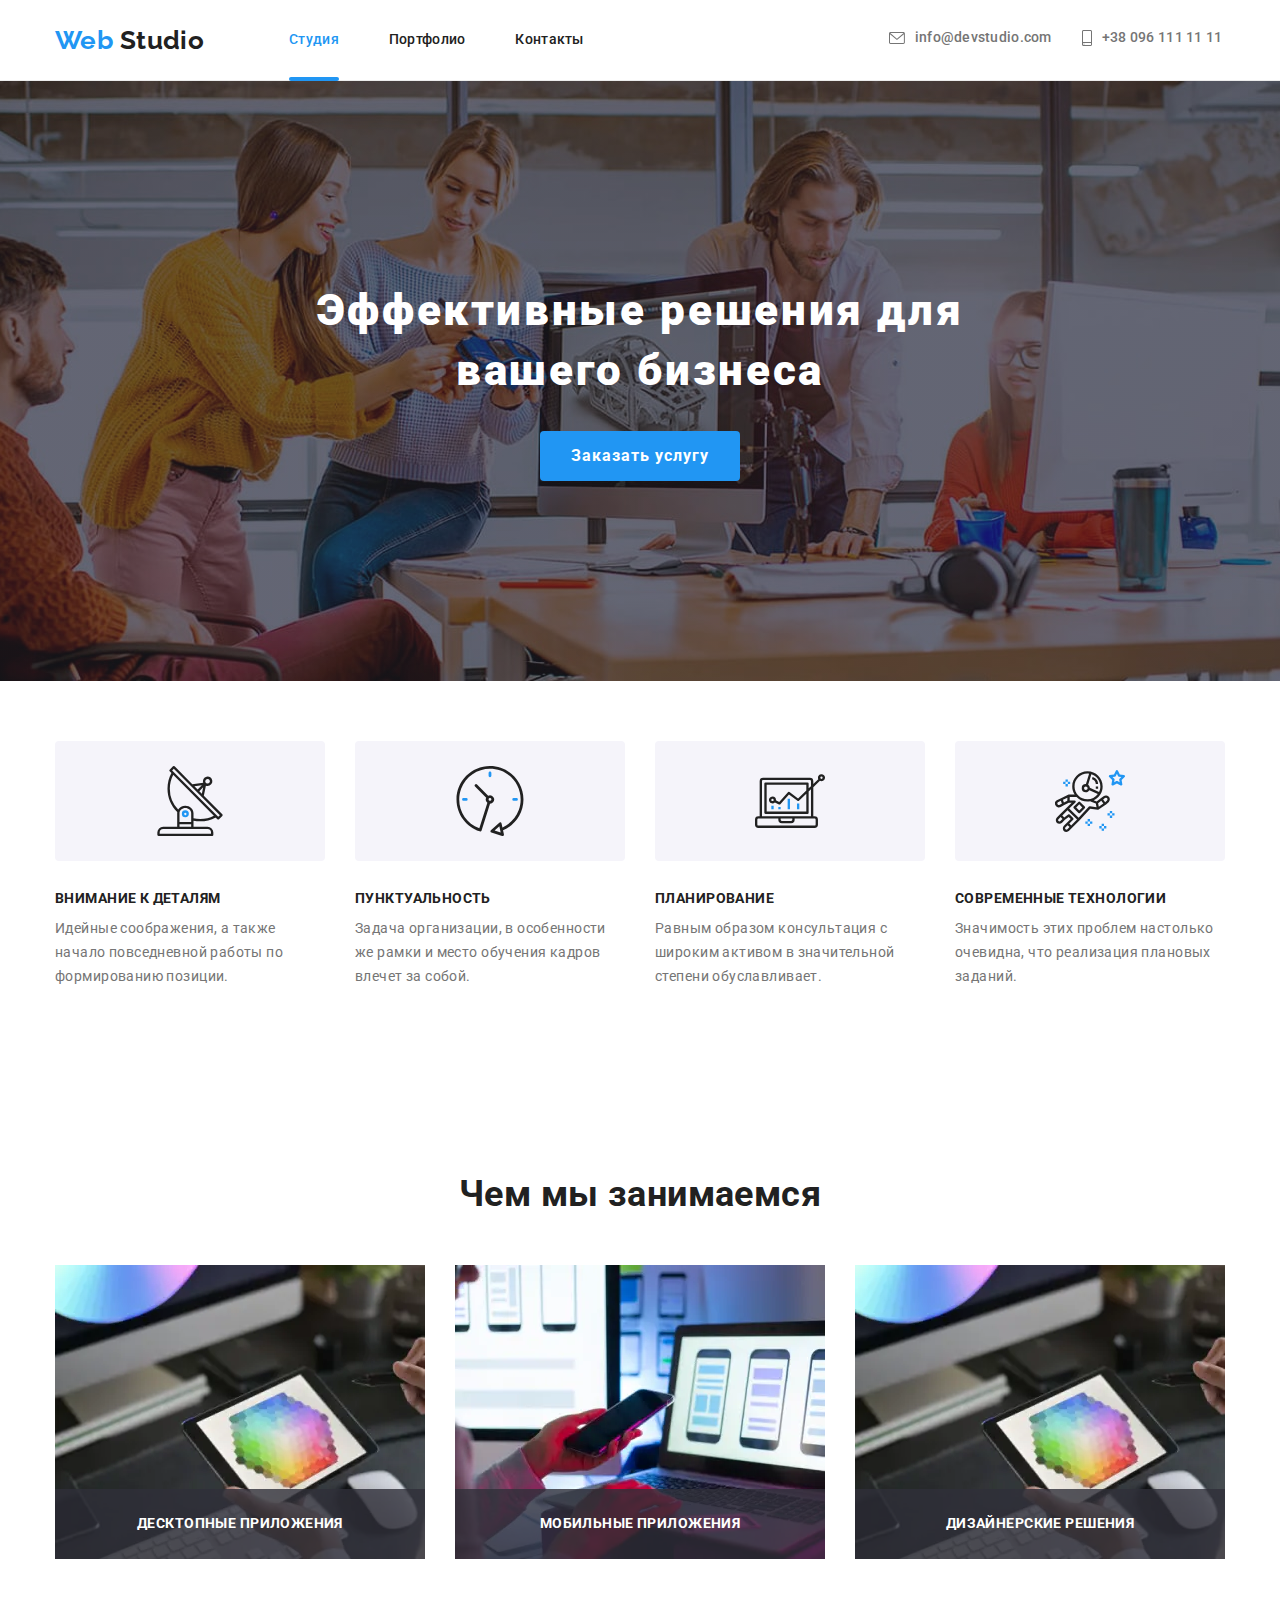
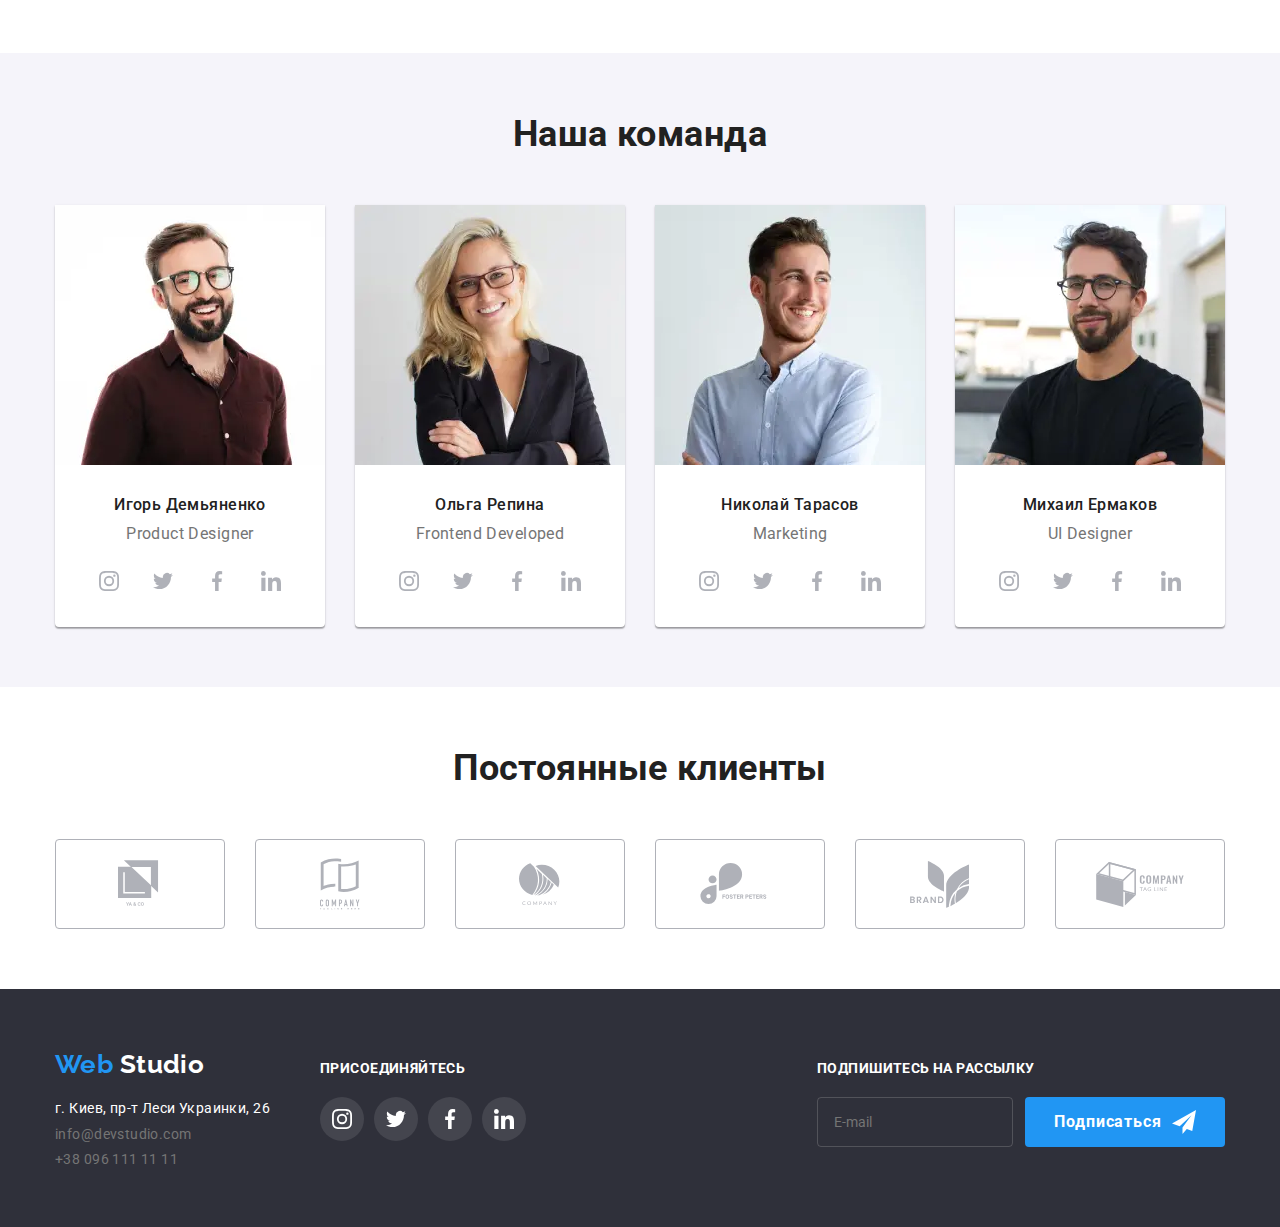
<file: index.html>
<!DOCTYPE html>
<html lang="ru">

<head>
  <meta charset="UTF-8">
  <meta name="viewport" content="width=device-width, initial-scale=1.0">
  <title>Студия</title>
  <link href="https://fonts.googleapis.com/css2?family=Raleway:wght@700&family=Roboto:wght@400;500;700;900&display=swap" rel="stylesheet">
  <link rel="stylesheet" href="https://cdnjs.cloudflare.com/ajax/libs/modern-normalize/0.7.0/modern-normalize.min.css">
  <link rel="stylesheet" href="./css/main.min.css">
  <script src="https://ajax.googleapis.com/ajax/libs/jquery/3.5.1/jquery.min.js"></script>
  <script src="./js/active-script.js"></script>
</head>

<body>
  <!-- Шапка сайта  -->
  <header class="page-header">

    <nav>
      <div class="container main-menu">
        <a href="./index.html" title="Logo" class="logo" lang="en"><span class="logo-color">Web</span> Studio</a>
        <button type="button" class="menu-button" data-menu-button>
          <svg width="40" height="40">
            <use width="18.67" height="18.67" class="icon-burger-close" href="./images/sprite.svg#icon-close"></use>
            <use width="24" height="16" class="icon-burger" href="./images/sprite.svg#icon-menu"></use>
            </svg>
        </button>
        <div class="menu-burger" data-menu>
        <ul class="menu-list">
          <li class="items"><a href="./index.html" class="menu-list-link">Студия</a></li>
          <li class="items"><a href="./portfolio.html" class="menu-list-link">Портфолио</a></li>
          <li class="items"><a href="./" class="menu-list-link">Контакты</a></li>
        </ul>

        <ul class="contact">
          <li class="items">
            <a href="mailto:info@devstudio.com" class="contact-link" lang="en">
              <svg class="icon-envelope">
                <use href="./images/sprite.svg#icon-envelope"></use>
              </svg> <span>info@devstudio.com</span></a>
          </li>
          <li class="items">
            <a href="tel:+380961111111" class="contact-link">
              <svg class="icon-smartphone">
                <use href="./images/sprite.svg#icon-smartphone"></use>
              </svg> <span>+38 096 111 11 11</span></a>
          </li>

        </ul>
      </div>
      </div>

    </nav>
    <div class="header-line"></div>
  </header>
  <!-- Уникальный контент -->
  <main>
    <!-- Герой -->

    <section class="hero">
      <div class="hero-wrap">
        <h1 class="hero-title">
        Эффективные решения для вашего бизнеса
    </h1>

        <button type="button" class="button" data-modal-open>Заказать услугу</button>
      </div>
    </section>

    <section class="feature">
      <div class="container">
        <h2 class="reset-h indent visually-hidden">Особенности</h2>
        <ul class="feature-list">
          <li class="feature-list-items">
            <div class="feature-icon-items">
              <svg width="70" height="70">
                <use href="./images/sprite.svg#icon-antenna"></use>
              </svg>
            </div>

            <p class="feature-desc">Внимание к деталям</p>

            <p class="feature-text"> Идейные соображения, а также начало повседневной работы по формированию позиции.
            </p>
          </li>
          <li class="feature-list-items">
            <div class="feature-icon-items">
              <svg width="70" height="70">
                <use href="./images/sprite.svg#icon-clock"></use>
              </svg>
            </div>
            <p class="feature-desc">Пунктуальность</p>
            <p class="feature-text">
              Задача организации, в особенности же рамки и место обучения кадров влечет за собой.
            </p>
          </li>
          <li class="feature-list-items">
            <div class="feature-icon-items">
              <svg width="70" height="70">
                <use href="./images/sprite.svg#icon-diagram"></use>
              </svg>
            </div>
            <p class="feature-desc">Планирование</p>
            <p class="feature-text"> Равным образом консультация с широким активом в значительной степени обуславливает.
            </p>
          </li>
          <li class="feature-list-items">
            <div class="feature-icon-items">
              <svg width="70" height="70">
                <use href="./images/sprite.svg#icon-astronaut"></use>
              </svg>
            </div>
            <p class="feature-desc">Современные технологии</p>
            <p class="feature-text">Значимость этих проблем настолько очевидна, что реализация плановых заданий.
            </p>
          </li>
        </ul>
      </div>
    </section>

    <section class="box">
      <div class="container">
        <h2 class="indent">Чем мы занимаемся</h2>
        <ul class="box-list">
          <li class="box-list-items">
            <div class="items-box-1">

<picture>
  <source media="(min-width:1200px )" srcset="./images/desktop-box-1.webp 1x, ./images/desktop-box-1@2x.webp 2x" type="image/webp">
    <source media="(min-width:1200px )" srcset="./images/desktop-box-1.jpg 1x, ./images/desktop-box-1@2x.jpg 2x" >
            <img src="./images/desktop-box-1.jpg" alt="Десктопные приложения" >
          </picture>
            <div class="items-box-2">
            <p class="items-box-2_title">Десктопные приложения</p>
          </div>
        </div>
        </li>
            <li class="box-list-items">
              <div class="items-box-1">
                <picture>
                  <source media="(min-width:1200px )" srcset="./images/desktop-box-2.webp 1x, ./images/desktop-box-2@2x.webp 2x" type="image/webp">
                    <source media="(min-width:1200px )" srcset="./images/desktop-box-2.jpg 1x, ./images/desktop-box-2@2x.jpg 2x" >
                            <img src="./images/desktop-box-2.jpg" alt="Мобильные приложения" >
                          </picture>
              <div class="items-box-2">
             <p class="items-box-2_title">Мобильные приложения</p>
            </div>
            </div>
            </li>
              <li class="box-list-items">
                <div class="items-box-1">
                  <picture>
                    <source media="(min-width:1200px )" srcset="./images/desktop-box-3.webp 1x, ./images/desktop-box-3@2x.webp 2x" type="image/webp">
                      <source media="(min-width:1200px )" srcset="./images/desktop-box-3.jpg 1x, ./images/desktop-box-3@2x.jpg 2x" >
                              <img src="./images/desktop-box-3.jpg" alt="Дизайнерские решения" >
                            </picture>
                <div class="items-box-2">
               <p class="items-box-2_title">Дизайнерские решения</p>
              </div>
             </div>
               </li>
        </ul>
      </div>
    </section>

    <section class="team">
      <div class="container">
        <h2 class="indent">Наша команда</h2>
        <ul class="team-list">
          <li class="team-style">
            <div>
              <picture>
                <source media="(min-width:1200px )" srcset="./images/desktop-teamcard-1.webp 1x, ./images/desktop-teamcard-1@2x.webp 2x" type="image/webp">
                <source media="(min-width:1200px )" srcset="./images/desktop-teamcard-1.jpg 1x, ./images/desktop-teamcard-1@2x.jpg 2x" >
                  <source media="(min-width:768px )" srcset="./images/tablet-teamcard-1.webp 1x, ./images/tablet-teamcard-1@2x.webp 2x" type="image/webp">
                    <source media="(min-width:768px )" srcset="./images/tablet-teamcard-1.jpg 1x, ./images/tablet-teamcard-1@2x.jpg 2x" >
                      <source media="(min-width:350px )" srcset="./images/mobile-teamcard-1.webp 1x, ./images/mobile-teamcard-1@2x.webp 2x" type="image/webp">
                        <source media="(min-width:350px )" srcset="./images/mobile-teamcard-1.jpg 1x, ./images/mobile-teamcard-1@2x.jpg 2x" >   
              <img src="./images/mobile-teamcard-1.jpg" alt="Игорь Демьяненко" >
              </picture>
            </div>
            <!-- Сделал div с помощью css можно будет легко задать стили, еще был вариант сделать список в списке.-->
            <div>
              <h3 class="team-title">Игорь Демьяненко</h3>
              <p class="team-text" lang="en">Product Designer</p>
            </div>
            <ul class="team-icon">
              <li class="items">
                <a href="" class="team-icon-link">
                  <svg width="20" height="20">
                    <use href="./images/sprite.svg#icon-instagram"></use>
                  </svg>
                </a>
              </li>
              <li class="items">
                <a href="" class="team-icon-link">
                  <svg width="20" height="20">
                    <use href="./images/sprite.svg#icon-twitter"></use>
                  </svg>
                </a>
              </li>
              <li class="items">
                <a href="" class="team-icon-link">
                  <svg width="20" height="20">
                    <use href="./images/sprite.svg#icon-facebook"></use>
                  </svg>
                </a>
              </li>
              <li class="items">
                <a href="" class="team-icon-link">
                  <svg width="20" height="20">
                    <use href="./images/sprite.svg#icon-linkedin"></use>
                  </svg>
                </a>
              </li>
            </ul>
          </li>
          <li class="team-style">
            <div>
              <picture>
                <source media="(min-width:1200px )" srcset="./images/desktop-teamcard-2.webp 1x, ./images/desktop-teamcard-2@2x.webp 2x" type="image/webp">
                <source media="(min-width:1200px )" srcset="./images/desktop-teamcard-2.jpg 1x, ./images/desktop-teamcard-2@2x.jpg 2x" >
                  <source media="(min-width:768px )" srcset="./images/tablet-teamcard-2.webp 1x, ./images/tablet-teamcard-2@2x.webp 2x" type="image/webp">
                    <source media="(min-width:768px )" srcset="./images/tablet-teamcard-2.jpg 1x, ./images/tablet-teamcard-2@2x.jpg 2x" >
                      <source media="(min-width:350px )" srcset="./images/mobile-teamcard-2.webp 1x, ./images/mobile-teamcard-2@2x.webp 2x" type="image/webp">
                        <source media="(min-width:350px )" srcset="./images/mobile-teamcard-2.jpg 1x, ./images/mobile-teamcard-2@2x.jpg 2x" >   
              <img src="./images/mobile-teamcard-2.jpg" alt="Ольга Репина">
              </picture>
            </div>

            <div>
              <h3 class="team-title">Ольга Репина</h3>
              <p class="team-text" lang="en">Frontend Developed</p>
            </div>
            <ul class="team-icon">
              <li class="items">
                <a href="" class="team-icon-link">
                  <svg width="20" height="20">
                    <use href="./images/sprite.svg#icon-instagram"></use>
                  </svg>
                </a>
              </li>
              <li class="items">
                <a href="" class="team-icon-link">
                  <svg width="20" height="20">
                    <use href="./images/sprite.svg#icon-twitter"></use>
                  </svg>
                </a>
              </li>
              <li class="items">
                <a href="" class="team-icon-link">
                  <svg width="20" height="20">
                    <use href="./images/sprite.svg#icon-facebook"></use>
                  </svg>
                </a>
              </li>
              <li class="items">
                <a href="" class="team-icon-link">
                  <svg width="20" height="20">
                    <use href="./images/sprite.svg#icon-linkedin"></use>
                  </svg>
                </a>
              </li>
            </ul>
          </li>
          <li class="team-style">
            <div>
              <picture>
                <source media="(min-width:1200px )" srcset="./images/desktop-teamcard-3.webp 1x, ./images/desktop-teamcard-3@2x.webp 2x" type="image/webp">
                <source media="(min-width:1200px )" srcset="./images/desktop-teamcard-3.jpg 1x, ./images/desktop-teamcard-3@2x.jpg 2x" >
                  <source media="(min-width:768px )" srcset="./images/tablet-teamcard-3.webp 1x, ./images/tablet-teamcard-3@2x.webp 2x" type="image/webp">
                    <source media="(min-width:768px )" srcset="./images/tablet-teamcard-3.jpg 1x, ./images/tablet-teamcard-3@2x.jpg 2x" >
                      <source media="(min-width:350px )" srcset="./images/mobile-teamcard-3.webp 1x, ./images/mobile-teamcard-3@2x.webp 2x" type="image/webp">
                        <source media="(min-width:350px )" srcset="./images/mobile-teamcard-3.jpg 1x, ./images/mobile-teamcard-3@2x.jpg 2x" >  
              <img src="./images/mobile-teamcard-3.jpg" alt="Николай Тарасов">
              </picture>
            </div>

            <div>
              <h3 class="team-title">Николай Тарасов</h3>
              <p class="team-text" lang="en">Marketing</p>
            </div>
            <ul class="team-icon">
              <li class="items">
                <a href="" class="team-icon-link">
                  <svg width="20" height="20">
                    <use href="./images/sprite.svg#icon-instagram"></use>
                  </svg>
                </a>
              </li>
              <li class="items">
                <a href="" class="team-icon-link">
                  <svg width="20" height="20">
                    <use href="./images/sprite.svg#icon-twitter"></use>
                  </svg>
                </a>
              </li>
              <li class="items">
                <a href="" class="team-icon-link">
                  <svg width="20" height="20">
                    <use href="./images/sprite.svg#icon-facebook"></use>
                  </svg>
                </a>
              </li>
              <li class="items">
                <a href="" class="team-icon-link">
                  <svg width="20" height="20">
                    <use href="./images/sprite.svg#icon-linkedin"></use>
                  </svg>
                </a>
              </li>
            </ul>
          </li>
          <li class="team-style">
            <div>
              <picture>
                <source media="(min-width:1200px )" srcset="./images/desktop-teamcard-4.webp 1x, ./images/desktop-teamcard-4@2x.webp 2x" type="image/webp">
                <source media="(min-width:1200px )" srcset="./images/desktop-teamcard-4.jpg 1x, ./images/desktop-teamcard-4@2x.jpg 2x" >
                  <source media="(min-width:768px )" srcset="./images/tablet-teamcard-4.webp 1x, ./images/tablet-teamcard-4@2x.webp 2x" type="image/webp">
                    <source media="(min-width:768px )" srcset="./images/tablet-teamcard-4.jpg 1x, ./images/tablet-teamcard-4@2x.jpg 2x" >
                      <source media="(min-width:350px )" srcset="./images/mobile-teamcard-4.webp 1x, ./images/mobile-teamcard-4@2x.webp 2x" type="image/webp">
                        <source media="(min-width:350px )" srcset="./images/mobile-teamcard-4.jpg 1x, ./images/mobile-teamcard-4@2x.jpg 2x" >  
              <img src="./images/mobile-teamcard-4.jpg" alt="Михаил Ермаков">
              </picture>
            </div>

            <div>
              <h3 class="team-title">Михаил Ермаков</h3>
              <p class="team-text" lang="en">UI Designer</p>
            </div>
            <ul class="team-icon">
              <li class="items">
                <a href="" class="team-icon-link">
                  <svg width="20" height="20">
                    <use href="./images/sprite.svg#icon-instagram"></use>
                  </svg>
                </a>
              </li>
              <li class="items">
                <a href="" class="team-icon-link">
                  <svg width="20" height="20">
                    <use href="./images/sprite.svg#icon-twitter"></use>
                  </svg>
                </a>
              </li>
              <li class="items">
                <a href="" class="team-icon-link">
                  <svg width="20" height="20">
                    <use href="./images/sprite.svg#icon-facebook"></use>
                  </svg>
                </a>
              </li>
              <li class="items">
                <a href="" class="team-icon-link">
                  <svg width="20" height="20">
                    <use href="./images/sprite.svg#icon-linkedin"></use>
                  </svg>
                </a>
              </li>
            </ul>
          </li>
        </ul>

      </div>
    </section>
    <section class="client">
      <div class="container">
        <h2 class="indent">Постоянные клиенты</h2>

        <ul class="client-list">
          <li class="items">
            <a href="" class="client-list-link">
              <svg width="44.27" height="49.23">
                <use href="./images/sprite.svg#icon-logo-1"></use>
              </svg>
            </a>
          </li>
          <li class="items">
            <a href="" class="client-list-link">
              <svg width="40" height="52">
                <use href="./images/sprite.svg#icon-logo-2"></use>
              </svg>
            </a>
          </li>
          <li class="items">
            <a href="" class="client-list-link">
              <svg width="41" height="42.6">
                <use href="./images/sprite.svg#icon-logo-3"></use>
              </svg>
            </a>
          </li>
          <li class="items">
            <a href="" class="client-list-link">
              <svg width="79.66" height="42.02">
                <use href="./images/sprite.svg#icon-logo-4"></use>
              </svg>
            </a>
          </li>
          <li class="items">
            <a href="" class="client-list-link">
              <svg width="59" height="47">
                <use href="./images/sprite.svg#icon-logo-5"></use>
              </svg>
            </a>
          </li>
          <li class="items">
            <a href="" class="client-list-link">
              <svg width="88.48" height="45.44">
                <use href="./images/sprite.svg#icon-logo-6"></use>
              </svg>
            </a>
          </li>
        </ul>
      </div>
    </section>
  </main>
  <footer class="footer-section">
    <div class="footer-container">
      <div class="footer-tablet">
        <div>
          <a href="./index.html" class="logo-footer" lang="en"><span class="logo-color">Web</span> Studio</a>
          <address>
  
          <ul class="reset-ul footer-list" class="">
              <li class="footer-contact-text">г. Киев, пр-т Леси Украинки, 26</li>
              <li class="footer-list-marg"><a href="mailto:info@devstudio.com" class="footer-contact-link" lang="en"> info@devstudio.com </a></li>
              <li class="footer-list-marg"><a href="tel:+380961111111" class="footer-contact-link"> +38 096 111 11 11 </a></li></ul>
      </address>
        </div>
        <div class="footer-social">
          <b class="footer-social-title">присоединяйтесь</b>
          <ul class="footer-social-list">
            <li class="items">
              <a href="" class="footer-social-link">
                <svg width="20" height="20">
                  <use href="./images/sprite.svg#icon-instagram"></use>
                </svg>
              </a>
            </li>
            <li class="items">
              <a href="" class="footer-social-link">
                <svg width="20" height="20">
                  <use href="./images/sprite.svg#icon-twitter"></use>
                </svg>
              </a>
            </li>
            <li class="items">
              <a href="" class="footer-social-link">
                <svg width="20" height="20">
                  <use href="./images/sprite.svg#icon-facebook"></use>
                </svg>
              </a>
            </li>
            <li class="items">
              <a href="" class="footer-social-link">
                <svg width="20" height="20">
                  <use href="./images/sprite.svg#icon-linkedin"></use>
                </svg>
              </a>
            </li>
          </ul>
        </div>
      </div>
      <div class="footer-form">
        <b class="footer-social-title">Подпишитесь на рассылку</b>
        <form action="" class="footer-form-action">
          <input type="email" name="mail" id="mail" placeholder="E-mail"> 
          <button type="submit" class="button">Подписаться<svg width="24" height="24" class="footer-botton_icon">
            <use href="./images/sprite.svg#icon-send"></use>
          </svg> </button>
        </form>
      </div>
    </div>

  </footer>
  <div class="pop-ups is-hidden" data-modal>
    
   <div class="backdrop">
    <div class="modal">
      <button type="button" class="close-modal" data-modal-close>
        <svg width="11" height="11">
          <use href="./images/sprite.svg#icon-close"></use>
        </svg>
      </button>
    <div class="modal-form">
    <p class="modal-form_title">Оставьте свои данные, мы вам перезвоним</p>
     <form action="" class="modal-form_action">
     <div class="modal-form_action-input">
      <label for="name">Имя</label>
      <div class="modal-form_icon">
      <input type="text" name="name" id="name">
        <svg width="18" height="18" class="modal-form_icon-input">
          <use href="./images/sprite.svg#icon-person-black"></use>
        </svg>
      </div>
     </div>
     <div class="modal-form_action-input"> 
       <label for="tel">Телефон</label>
     <div class="modal-form_icon">
      <input type="tel" name="tel" id="tel">
      <svg width="18" height="18" class="modal-form_icon-input" >
        <use href="./images/sprite.svg#icon-phone-black"></use>
      </svg>
     </div>
    </div>
      <div class="modal-form_action-input">
        <label for="email">Почта</label>
        <div class="modal-form_icon">
          <input type="email" name="email" id="email">
        <svg width="18" height="18" class="modal-form_icon-input">
          <use href="./images/sprite.svg#icon-email-black"></use>
        </svg>
        </div>
      </div>
      <div class="modal-form_action-input">
        <label for="comment">Комментарий</label>
        <textarea name="comment" id="comment" cols="30" rows="10" placeholder="Введите текст"></textarea>
      </div>
      
     <div class="modal-form_action-check">

       <input type="checkbox" name="check" id="check" class="modal-form_check visually-hidden">
      <label for="check" class="modal-form_check-label">Соглашаюсь с рассылкой и принимаю <a href="" class="modal-form_action-link">Условия договора</a></label>
      
      </div>
<div class="modal-form_button">
<button type="submit" class="button">Отправить</button>
</div>
      
     </form>
    </div>
    
  </div>
   </div>




  </div>
  <script src="./js/modal.js"></script>
  <script src="./js/menu-burger.js"></script>
</body>

</html>
</file>
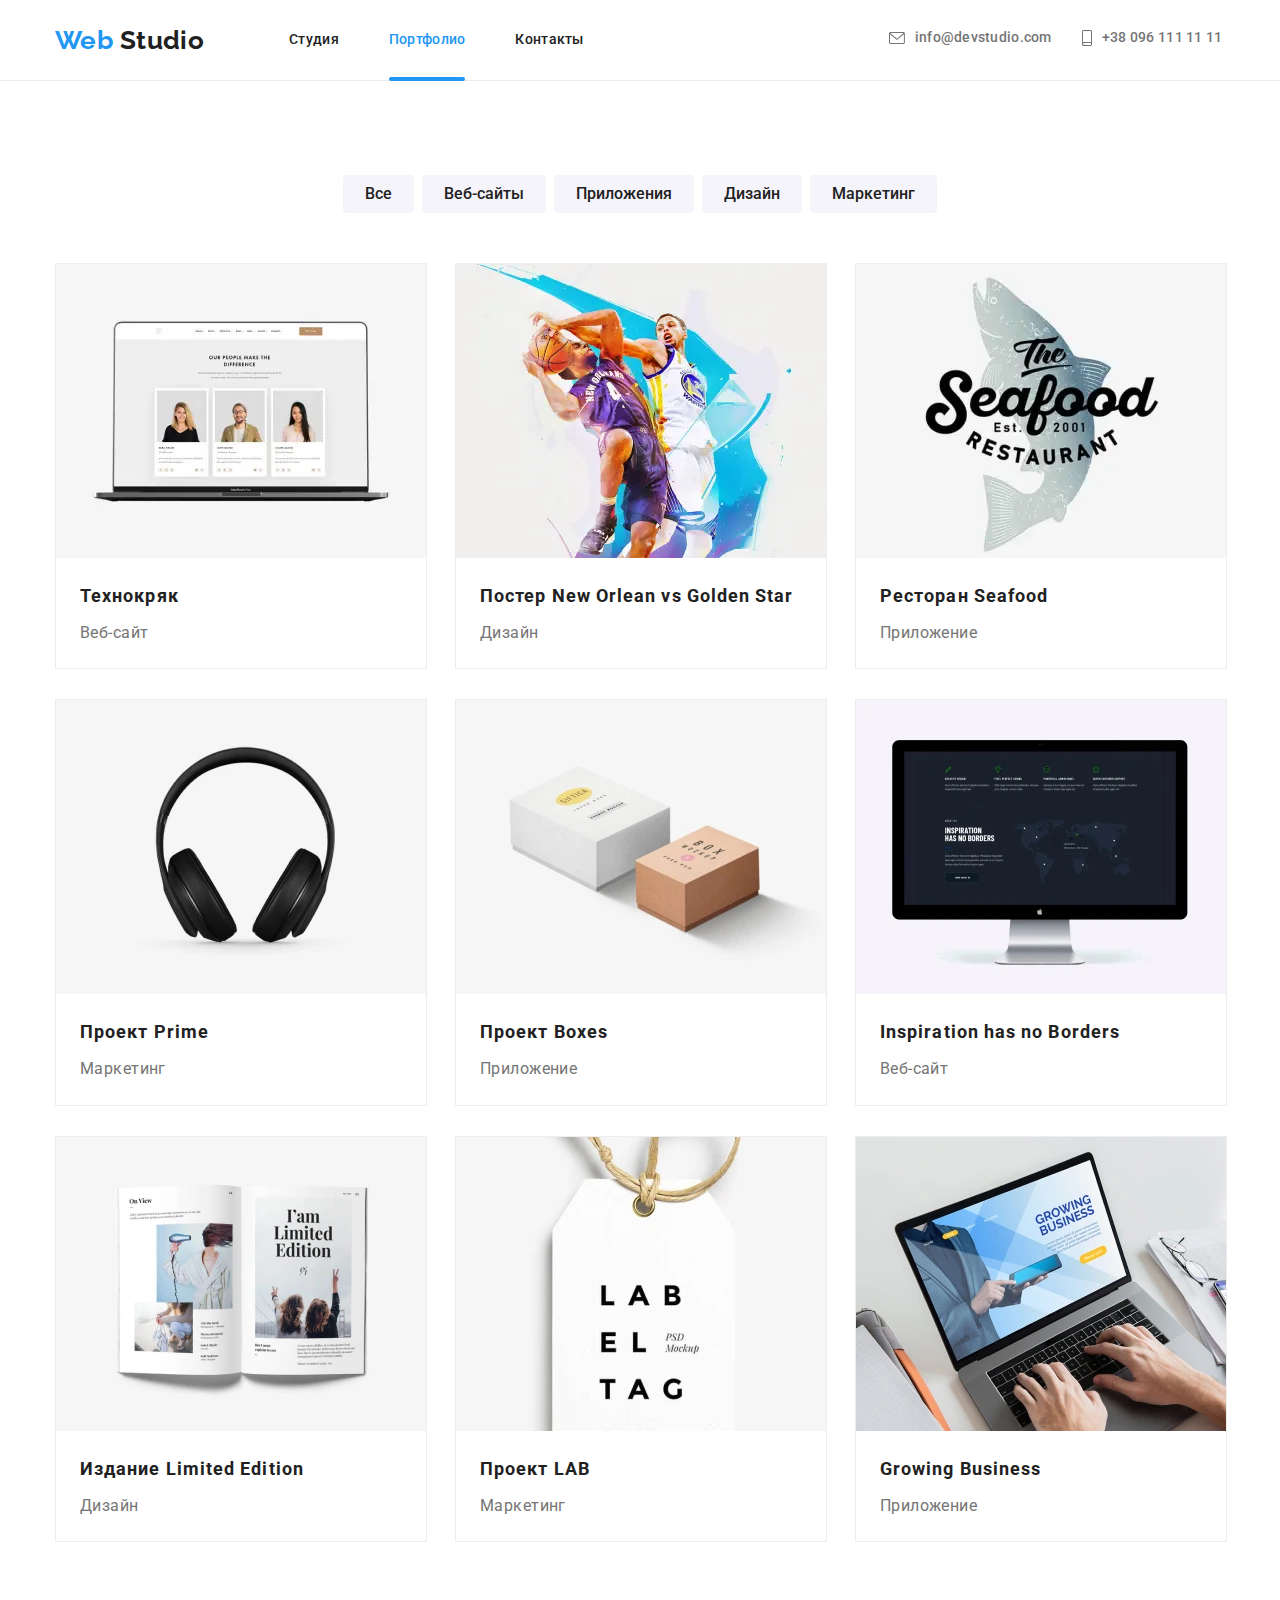
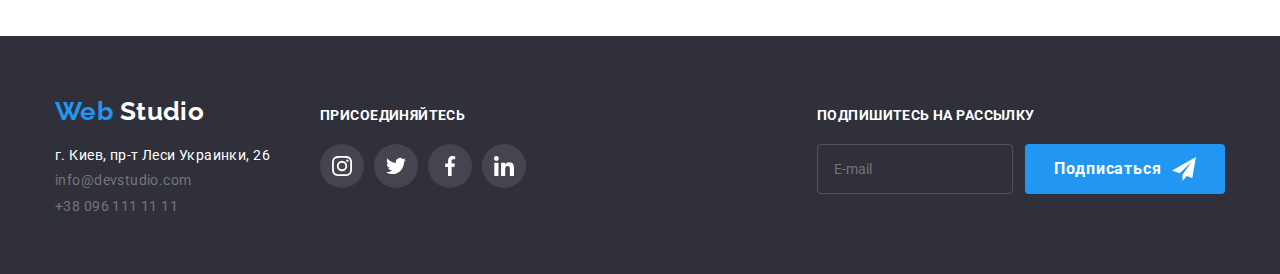
<file: portfolio.html>
<!DOCTYPE html>
<html lang="ru">

<head>
  <meta charset="UTF-8">
  <meta name="viewport" content="width=device-width, initial-scale=1.0">
  <title>Портфолио</title>
  <link href="https://fonts.googleapis.com/css2?family=Raleway:wght@700&family=Roboto:wght@400;500;700;900&display=swap" rel="stylesheet">
  <link rel="stylesheet" href="https://cdnjs.cloudflare.com/ajax/libs/modern-normalize/0.7.0/modern-normalize.min.css">
  <link rel="stylesheet" href="./css/portfolio.min.css">
  <script src="https://ajax.googleapis.com/ajax/libs/jquery/3.5.1/jquery.min.js"></script>
  <script src="./js/active-script.js"></script>
</head>

<body>
  <!-- Шапка сайта  -->
  <header class="page-header">

    <nav>
      <div class="container main-menu">
        <a href="./index.html" title="Logo" class="logo" lang="en"><span class="logo-color">Web</span> Studio</a>
        <button type="button" class="menu-button" data-menu-button>
          <svg width="40" height="40">
            <use width="18.67" height="18.67" class="icon-burger-close" href="./images/sprite.svg#icon-close"></use>
            <use width="24" height="16" class="icon-burger" href="./images/sprite.svg#icon-menu"></use>
            </svg>
        </button>
        <div class="menu-burger" data-menu>
        <ul class="menu-list">
          <li class="items"><a href="./index.html" class="menu-list-link">Студия</a></li>
          <li class="items"><a href="./portfolio.html" class="menu-list-link">Портфолио</a></li>
          <li class="items"><a href="./" class="menu-list-link">Контакты</a></li>
        </ul>

        <ul class="contact">
          <li class="items">
            <a href="mailto:info@devstudio.com" class="contact-link" lang="en">
              <svg class="icon-envelope">
                <use href="./images/sprite.svg#icon-envelope"></use>
              </svg> <span>info@devstudio.com</span></a>
          </li>
          <li class="items">
            <a href="tel:+380961111111" class="contact-link">
              <svg class="icon-smartphone">
                <use href="./images/sprite.svg#icon-smartphone"></use>
              </svg> <span>+38 096 111 11 11</span></a>
          </li>

        </ul>
        </div>
      </div>
    </nav>
  </header>

  <section class="portfolio">
    <div class="container">

      <!-- Придумал заголовок H1  -->
      <h1 class="portfolio-title visually-hidden">Наши работы</h1>

      <nav>

        <ul class="portfolio-menu-filter">
          <li class="items">
            <button type="button" class="portfolio-menu-button ">Все</button>
          </li>
          <li class="items">
            <button type="button" class="portfolio-menu-button ">Веб-сайты</button>
          </li>
          <li class="items">
            <button type="button" class="portfolio-menu-button ">Приложения</button>
          </li>
          <li class="items">
            <button type="button" class="portfolio-menu-button ">Дизайн</button>
          </li>
          <li class="items">
            <button type="button" class="portfolio-menu-button ">Маркетинг</button>
          </li>

        </ul>

      </nav>

      <div class="portfolio-project">

        <ul class="portfolio-project-list ">

          <li class="portfolio-project-items">
            <a href="" class="portfolio-project-items-link ">
<div class="portfolio-project-items_images">
  <picture>
    <source media="(min-width:1200px )" srcset="./images/desktop-tehno.webp 1x, ./images/desktop-tehno@2x.webp 2x" type="image/webp">
    <source media="(min-width:1200px )" srcset="./images/desktop-tehno.jpg 1x, ./images/desktop-tehno@2x.jpg 2x" >
      <source media="(min-width:768px )" srcset="./images/tablet-tehno.webp 1x, ./images/tablet-tehno@2x.webp 2x" type="image/webp">
        <source media="(min-width:768px )" srcset="./images/tablet-tehno.jpg 1x, ./images/tablet-tehno@2x.jpg 2x" >
          <source media="(min-width:350px )" srcset="./images/mobile-tehno.webp 1x, ./images/mobile-tehno@2x.webp 2x" type="image/webp">
            <source media="(min-width:350px )" srcset="./images/mobile-tehno.jpg 1x, ./images/mobile-tehno@2x.jpg 2x" >  
              <img src="./images/mobile-tehno.jpg" alt="Технокряк">
              </picture>
              <div class="portfolio-project-items_text">
                <p class="portfolio-project-desc">Технокряк это современная площадка распространения коронавируса. Компании используют эту платформу для цифрового шпионажа и атак на защищённые сервера конкурентов.</p>
               </div>
              </div>
              <div class="portfolio-project-block">
                <h3 class="portfolio-project-title">
                Технокряк
            </h3>
                <p class="portfolio-project-text">Веб-сайт</p>
               
              </div>

            </a>
          </li>
          <li class="portfolio-project-items">
            <!-- По макету я так понял, что при наведении на курсора на весь блок  -->
            <a href="" class="portfolio-project-items-link ">
              <div class="portfolio-project-items_images">
                <picture>
                  <source media="(min-width:1200px )" srcset="./images/desktop-poster.webp 1x, ./images/desktop-poster@2x.webp 2x" type="image/webp">
                  <source media="(min-width:1200px )" srcset="./images/desktop-poster.jpg 1x, ./images/desktop-poster@2x.jpg 2x" >
                    <source media="(min-width:768px )" srcset="./images/tablet-poster.webp 1x, ./images/tablet-poster@2x.webp 2x" type="image/webp">
                      <source media="(min-width:768px )" srcset="./images/tablet-poster.jpg 1x, ./images/tablet-poster@2x.jpg 2x" >
                        <source media="(min-width:350px )" srcset="./images/mobile-poster.webp 1x, ./images/mobile-poster@2x.webp 2x" type="image/webp">
                          <source media="(min-width:350px )" srcset="./images/mobile-poster.jpg 1x, ./images/mobile-poster@2x.jpg 2x" >  
              <img src="./images/mobile-poster.jpg" alt="Постер">
              </picture>
              <div class="portfolio-project-items_text">
                <p class="portfolio-project-desc">Технокряк это современная площадка распространения коронавируса. Компании используют эту платформу для цифрового шпионажа и атак на защищённые сервера конкурентов.</p>
               </div>
              </div>
              <div class="portfolio-project-block">
                <h3 class="portfolio-project-title">
            Постер New Orlean vs Golden Star
        </h3>
                <p class="portfolio-project-text">Дизайн</p>
               
              </div>
            </a>
          </li>
          <li class="portfolio-project-items">
            <a href="" class="portfolio-project-items-link ">
              <div class="portfolio-project-items_images">
                <picture>
                  <source media="(min-width:1200px )" srcset="./images/desktop-restoran.webp 1x, ./images/desktop-restoran@2x.webp 2x" type="image/webp">
                  <source media="(min-width:1200px )" srcset="./images/desktop-restoran.jpg 1x, ./images/desktop-restoran@2x.jpg 2x" >
                    <source media="(min-width:768px )" srcset="./images/tablet-restoran.webp 1x, ./images/tablet-restoran@2x.webp 2x" type="image/webp">
                      <source media="(min-width:768px )" srcset="./images/tablet-restoran.jpg 1x, ./images/tablet-restoran@2x.jpg 2x" >
                        <source media="(min-width:350px )" srcset="./images/mobile-restoran.webp 1x, ./images/mobile-restoran@2x.webp 2x" type="image/webp">
                          <source media="(min-width:350px )" srcset="./images/mobile-restoran.jpg 1x, ./images/mobile-restoran@2x.jpg 2x" >  
              <img src="./images/mobile-restoran.jpg" alt="Ресторан морепродукты">
              </picture>
              <div class="portfolio-project-items_text">
                <p class="portfolio-project-desc">Технокряк это современная площадка распространения коронавируса. Компании используют эту платформу для цифрового шпионажа и атак на защищённые сервера конкурентов.</p>
               </div>
              </div>
              <div class="portfolio-project-block">
                <h3 class="portfolio-project-title">
            Ресторан Seafood
        </h3>
                <p class="portfolio-project-text">Приложение</p>
                
              </div>
            </a>
          </li>

          <li class="portfolio-project-items">
            <a href="" class="portfolio-project-items-link ">
              <div class="portfolio-project-items_images">
                <picture>
                  <source media="(min-width:1200px )" srcset="./images/desktop-project-prime.webp 1x, ./images/desktop-project-prime@2x.webp 2x" type="image/webp">
                  <source media="(min-width:1200px )" srcset="./images/desktop-project-prime.jpg 1x, ./images/desktop-project-prime@2x.jpg 2x" >
                    <source media="(min-width:768px )" srcset="./images/tablet-project-prime.webp 1x, ./images/tablet-project-prime@2x.webp 2x" type="image/webp">
                      <source media="(min-width:768px )" srcset="./images/tablet-project-prime.jpg 1x, ./images/tablet-project-prime@2x.jpg 2x" >
                        <source media="(min-width:350px )" srcset="./images/mobile-project-prime.webp 1x, ./images/mobile-project-prime@2x.webp 2x" type="image/webp">
                          <source media="(min-width:350px )" srcset="./images/mobile-project-prime.jpg 1x, ./images/mobile-project-prime@2x.jpg 2x" >  
              <img src="./images/mobile-project-prime.jpg"  alt="Проект Прайм">
              </picture>
              <div class="portfolio-project-items_text">
                <p class="portfolio-project-desc">Технокряк это современная площадка распространения коронавируса. Компании используют эту платформу для цифрового шпионажа и атак на защищённые сервера конкурентов.</p>
               </div>
              </div>
              <div class="portfolio-project-block">
                <h3 class="portfolio-project-title">
                    Проект Prime
                </h3>
                <p class="portfolio-project-text">Маркетинг</p>
              
              </div>
            </a>
          </li>
          <li class="portfolio-project-items">

            <a href="" class="portfolio-project-items-link ">
              <div class="portfolio-project-items_images">
                <picture>
                  <source media="(min-width:1200px )" srcset="./images/desktop-project-box.webp 1x, ./images/desktop-project-box@2x.webp 2x" type="image/webp">
                  <source media="(min-width:1200px )" srcset="./images/desktop-project-box.jpg 1x, ./images/desktop-project-box@2x.jpg 2x" >
                    <source media="(min-width:768px )" srcset="./images/tablet-project-box.webp 1x, ./images/tablet-project-box@2x.webp 2x" type="image/webp">
                      <source media="(min-width:768px )" srcset="./images/tablet-project-box.jpg 1x, ./images/tablet-project-box@2x.jpg 2x" >
                        <source media="(min-width:350px )" srcset="./images/mobile-project-box.webp 1x, ./images/mobile-project-box@2x.webp 2x" type="image/webp">
                          <source media="(min-width:350px )" srcset="./images/mobile-project-box.jpg 1x, ./images/mobile-project-box@2x.jpg 2x" >  
              <img src="./images/mobile-project-box.jpg" alt="Проект ящики">
              </picture>
              <div class="portfolio-project-items_text">
                <p class="project-desc">Технокряк это современная площадка распространения коронавируса. Компании используют эту платформу для цифрового шпионажа и атак на защищённые сервера конкурентов.</p>
               </div>
              </div>
              <div class="portfolio-project-block">
                <h3 class="portfolio-project-title">
                    Проект Boxes
                </h3>
                <p class="portfolio-project-text">Приложение</p>
               
              </div>
            </a>
          </li>
          <li class="portfolio-project-items">

            <a href="" class="portfolio-project-items-link ">
              <div class="portfolio-project-items_images">
                <picture>
                  <source media="(min-width:1200px )" srcset="./images/desktop-inspiration.webp 1x, ./images/desktop-inspiration@2x.webp 2x" type="image/webp">
                  <source media="(min-width:1200px )" srcset="./images/desktop-inspiration.jpg 1x, ./images/desktop-inspiration@2x.jpg 2x" >
                    <source media="(min-width:768px )" srcset="./images/tablet-inspiration.webp 1x, ./images/tablet-inspiration@2x.webp 2x" type="image/webp">
                      <source media="(min-width:768px )" srcset="./images/tablet-inspiration.jpg 1x, ./images/tablet-inspiration@2x.jpg 2x" >
                        <source media="(min-width:350px )" srcset="./images/mobile-inspiration.webp 1x, ./images/mobile-inspiration@2x.webp 2x" type="image/webp">
                          <source media="(min-width:350px )" srcset="./images/mobile-inspiration.jpg 1x, ./images/mobile-inspiration@2x.jpg 2x" >  
              <img src="./images/mobile-inspiration.jpg"  alt="Стремление не имеет границ">
              </picture>
              <div class="portfolio-project-items_text">
                <p class="portfolio-project-desc">Технокряк это современная площадка распространения коронавируса. Компании используют эту платформу для цифрового шпионажа и атак на защищённые сервера конкурентов.</p>
               </div>
              </div>
              <div class="portfolio-project-block">
                <h3 class="portfolio-project-title" lang="en">
                    Inspiration has no Borders
                </h3>
                <p class="portfolio-project-text">Веб-сайт</p>
              
              </div>
            </a>
          </li>

          <li class="portfolio-project-items">
            <a href="" class="portfolio-project-items-link ">
              <div class="portfolio-project-items_images">
                <picture>
                  <source media="(min-width:1200px )" srcset="./images/desktop-izdanie.webp 1x, ./images/desktop-izdanie@2x.webp 2x" type="image/webp">
                  <source media="(min-width:1200px )" srcset="./images/desktop-izdanie.jpg 1x, ./images/desktop-izdanie@2x.jpg 2x" >
                    <source media="(min-width:768px )" srcset="./images/tablet-izdanie.webp 1x, ./images/tablet-izdanie@2x.webp 2x" type="image/webp">
                      <source media="(min-width:768px )" srcset="./images/tablet-izdanie.jpg 1x, ./images/tablet-izdanie@2x.jpg 2x" >
                        <source media="(min-width:350px )" srcset="./images/mobile-izdanie.webp 1x, ./images/mobile-izdanie@2x.webp 2x" type="image/webp">
                          <source media="(min-width:350px )" srcset="./images/mobile-izdanie.jpg 1x, ./images/mobile-izdanie@2x.jpg 2x" >  
              <img src="./images/mobile-izdanie.jpg" alt="Издание">
              </picture>
              <div class="portfolio-project-items_text">
                <p class="portfolio-project-desc">Технокряк это современная площадка распространения коронавируса. Компании используют эту платформу для цифрового шпионажа и атак на защищённые сервера конкурентов.</p>
               </div>
              </div>
              <div class="portfolio-project-block">
                <h3 class="portfolio-project-title" lang="en">
                    Издание Limited Edition
                </h3>
                <p class="portfolio-project-text">Дизайн</p>
               
              </div>
            </a>
          </li>
          <li class="portfolio-project-items">
            <a href="" class="portfolio-project-items-link ">
              <div class="portfolio-project-items_images">
                <picture>
                  <source media="(min-width:1200px )" srcset="./images/desktop-project-lab.webp 1x, ./images/desktop-project-lab@2x.webp 2x" type="image/webp">
                  <source media="(min-width:1200px )" srcset="./images/desktop-project-lab.jpg 1x, ./images/desktop-project-lab@2x.jpg 2x" >
                    <source media="(min-width:768px )" srcset="./images/tablet-project-lab.webp 1x, ./images/tablet-project-lab@2x.webp 2x" type="image/webp">
                      <source media="(min-width:768px )" srcset="./images/tablet-project-lab.jpg 1x, ./images/tablet-project-lab@2x.jpg 2x" >
                        <source media="(min-width:350px )" srcset="./images/mobile-project-lab.webp 1x, ./images/mobile-project-lab@2x.webp 2x" type="image/webp">
                          <source media="(min-width:350px )" srcset="./images/mobile-project-lab.jpg 1x, ./images/mobile-project-lab@2x.jpg 2x" >  
              <img src="./images/mobile-project-lab.jpg" alt="Проект лаб">
              </picture>
              <div class="portfolio-project-items_text">
                <p class="portfolio-project-desc">Технокряк это современная площадка распространения коронавируса. Компании используют эту платформу для цифрового шпионажа и атак на защищённые сервера конкурентов.</p>
               </div>
              </div>
              <div class="portfolio-project-block">
                <h3 class="portfolio-project-title">
                    Проект LAB
                </h3>
                <p class="portfolio-project-text">Маркетинг</p>
               
              </div>
            </a>
          </li>
          <li class="portfolio-project-items">
            <a href="" class="portfolio-project-items-link ">
              <div class="portfolio-project-items_images">
                <picture>
                  <source media="(min-width:1200px )" srcset="./images/desktop-growing.webp 1x, ./images/desktop-growing@2x.webp 2x" type="image/webp">
                  <source media="(min-width:1200px )" srcset="./images/desktop-growing.jpg 1x, ./images/desktop-growing@2x.jpg 2x" >
                    <source media="(min-width:768px )" srcset="./images/tablet-growing.webp 1x, ./images/tablet-growing@2x.webp 2x" type="image/webp">
                      <source media="(min-width:768px )" srcset="./images/tablet-growing.jpg 1x, ./images/tablet-growing@2x.jpg 2x" >
                        <source media="(min-width:350px )" srcset="./images/mobile-growing.webp 1x, ./images/mobile-growing@2x.webp 2x" type="image/webp">
                          <source media="(min-width:350px )" srcset="./images/mobile-growing.jpg 1x, ./images/mobile-growing@2x.jpg 2x" >  
              <img src="./images/mobile-growing.jpg"  alt="Растущий бизнес">
              </picture>
              <div class="portfolio-project-items_text">
                <p class="portfolio-project-desc">Технокряк это современная площадка распространения коронавируса. Компании используют эту платформу для цифрового шпионажа и атак на защищённые сервера конкурентов.</p>
               </div>
              </div>
              <div class="portfolio-project-block">
                <h3 class="portfolio-project-title" lang="en">
                    Growing Business
                </h3>
                <p class="portfolio-project-text">Приложение</p>
              
              </div>
            </a>
          </li>
        </ul>

      </div>
    </div>
  </section>
  <footer class="footer-section">
    <div class="footer-container">
      <div class="footer-tablet">
      <div>
        <a href="./index.html" class="logo-footer " lang="en"><span class="logo-color">Web</span> Studio</a>
        <address>

          <ul class="footer-list">
              <li class="footer-contact-text">г. Киев, пр-т Леси Украинки, 26</li>
              <li class="footer-list-marg"><a href="mailto:info@devstudio.com" class="footer-contact-link " lang="en"> info@devstudio.com </a></li>
              <li class="footer-list-marg"><a href="tel:+380961111111" class="footer-contact-link "> +38 096 111 11 11 </a></li></ul>
      </address>
      </div>
      <div class="footer-social">
        <b class="footer-social-title">присоединяйтесь</b>
        <ul class="footer-social-list">
          <li class="items">
            <a href="" class="footer-social-link ">
              <svg width="20" height="20">
                <use href="./images/sprite.svg#icon-instagram"></use>
              </svg>
            </a>
          </li>
          <li class="items">
            <a href="" class="footer-social-link ">
              <svg width="20" height="20">
                <use href="./images/sprite.svg#icon-twitter"></use>
              </svg>
            </a>
          </li>
          <li class="items">
            <a href="" class="footer-social-link ">
              <svg width="20" height="20">
                <use href="./images/sprite.svg#icon-facebook"></use>
              </svg>
            </a>
          </li>
          <li class="items">
            <a href="" class="footer-social-link ">
              <svg width="20" height="20">
                <use href="./images/sprite.svg#icon-linkedin"></use>
              </svg>
            </a>
          </li>
        </ul>
      </div>
      </div>
      <div class="footer-form">
        <b class="footer-social-title">Подпишитесь на рассылку</b>
        <form action="" class="footer-form-action">
          <input type="email" name="mail" id="mail" placeholder="E-mail"> 
          <button type="submit" class="button">Подписаться<svg width="24" height="24" class="footer-botton_icon">
            <use href="./images/sprite.svg#icon-send"></use>
          </svg> </button>
        </form>
      </div>
    </div>

  </footer>
  <script src="./js/menu-burger.js"></script>
</body>

</html>
</file>
<file: css/main.min.css>
*,::after,::before{margin:0;padding:0}img{display:block}address{font-style:normal}button{border:0}a{text-decoration:none}ul{list-style-type:none}input:focus{outline:none}textarea{outline:none}:focus{outline:none}body{font-family:"Roboto",sans-serif;color:#757575;background-color:#fff;font-size:14px;line-height:1.17;letter-spacing:0.03em}h2{color:#212121;font-weight:700;line-height:1.17;text-align:center}@media screen and (min-width: 480px){h2{font-size:28px}}@media screen and (min-width: 768px){h2{font-size:28px}}@media screen and (min-width: 1200px){h2{font-size:36px}}.page-header{border-bottom:1px solid #ECECEC;position:relative}.container{padding-left:15px;padding-right:15px;margin-left:auto;margin-right:auto}@media screen and (min-width: 480px){.container{width:480px}}@media screen and (min-width: 768px){.container{width:768px}}@media screen and (min-width: 1200px){.container{width:1200px}}.button{display:inline-block;min-width:200px;min-height:50px;margin:auto;border-radius:4px;color:#fff;background-color:#2196F3;font-weight:700;font-size:16px;line-height:1.9;letter-spacing:0.06em;transition:background-color 250ms cubic-bezier(0.4, 0, 0.2, 1)}.button:hover,.button:focus{background-color:#188CE8;cursor:pointer}@media screen and (max-width: 767px){.menu-button{width:40px;height:40px;display:inline-flex;border:none;background-color:transparent;margin-left:auto;padding:10px}.menu-button .icon-burger-close{display:none}.menu-button.is-open .icon-burger-close{display:block}.menu-button.is-open .icon-burger{display:none}}@media screen and (min-width: 768px){.menu-button{display:none}}.logo{color:#212121;font-family:"Raleway",sans-serif;font-weight:700;line-height:1.19}@media screen and (min-width: 480px){.logo{font-size:24px;line-height:1.17}}@media screen and (min-width: 480px) and (max-width: 767px){.logo{padding-top:16px;padding-bottom:16px}}@media screen and (min-width: 768px){.logo{font-size:24px;line-height:1.17}}@media screen and (min-width: 1200px){.logo{font-size:26px;line-height:1.19}}.logo-color{color:#2196F3}.main-menu{display:flex;align-items:center}.menu-list{font-weight:500;line-height:1.14;letter-spacing:0.02em}@media screen and (min-width: 480px){.menu-list{display:block}}@media screen and (max-width: 767px){.menu-list{margin-bottom:60px;font-size:18px;line-height:1.17}}@media screen and (min-width: 768px){.menu-list{display:flex;margin-left:85px}}@media screen and (min-width: 1200px){.menu-list{display:flex;margin-left:85px}}@media screen and (min-width: 768px){.menu-list .items:not(:last-child){margin-right:50px}}.menu-list-link{padding-left:0;display:block;color:#212121;transition:color 250ms cubic-bezier(0.4, 0, 0.2, 1)}@media screen and (max-width: 767px){.menu-list-link{padding-bottom:8px}}@media screen and (min-width: 768px){.menu-list-link{padding-top:32px;padding-bottom:32px}}@media screen and (min-width: 1200px){.menu-list-link{padding-top:32px;padding-bottom:32px}}.menu-list .items{position:relative}@media screen and (max-width: 767px){.menu-list .items:not(:first-child){margin-top:40px}}.menu-list-link:hover::after{content:'';display:inherit;background-color:#2196F3}.menu-list .active{color:#2196F3}@media screen and (max-width: 767px){.menu-list .active{display:inline-flex;border-bottom:2px solid #2196F3}}@media screen and (min-width: 768px){.menu-list .active::after{display:inherit;content:'';width:100%;height:4px;background-color:#2196F3;border-radius:2px;position:absolute;bottom:-1px;left:0}}.menu-list-link:hover,.menu-list-link:focus{color:#2196F3}@media screen and (max-width: 767px){.menu-burger{width:100%;position:absolute;top:100%;left:0;background-color:#ffffff;box-shadow:0px 4px 8px rgba(0,0,0,0.04),0px 2px 4px rgba(0,0,0,0.08),0px 1px 3px rgba(0,0,0,0.16);text-align:center;padding-top:60px;padding-bottom:60px;min-height:397px;display:none;display:none;z-index:999999}.menu-burger.is-open{display:block}}@media screen and (min-width: 768px){.menu-burger{display:flex;align-items:center}}.menu-button{cursor:pointer;fill:currentColor}.menu-button{transition:all 250ms cubic-bezier(0.4, 0, 0.2, 1)}.menu-button:hover,.menu-button:focus{fill:#2196F3}.menu-button.is-open{fill:currentColor}.menu-button.is-open:hover{fill:#2196F3}.contact{margin-left:auto;font-weight:500;font-size:14px;line-height:1.14;letter-spacing:0.02em}@media screen and (max-width: 767px){.contact{font-size:18px;line-height:1.17}}@media screen and (min-width: 480px){.contact{display:block}}@media screen and (min-width: 768px){.contact{display:block;margin-left:50px}}@media screen and (min-width: 1200px){.contact{display:flex;margin-left:305px}}@media screen and (max-width: 767px){.contact .items:not(:first-child){margin-top:16px}}@media screen and (min-width: 768px){.contact .items:not(:first-child){margin-left:0}}@media screen and (min-width: 1200px){.contact .items:not(:first-child){margin-left:30px}}.icon-smartphone{width:10px;height:16px;margin-right:10px}.icon-envelope{width:16px;height:12px;margin-right:10px}.contact-link{display:inline-flex;align-items:center;color:#757575;fill:#757575;transition:color 250ms cubic-bezier(0.4, 0, 0.2, 1),fill 250ms cubic-bezier(0.4, 0, 0.2, 1)}.contact-link:hover,.contact-link:focus{color:#2196F3;fill:#2196F3}.hero{margin-left:auto;margin-right:auto;background-color:black;background-repeat:no-repeat;background-position:center;background-size:cover;text-align:center;display:flex;max-width:767px;min-height:400px;background-image:linear-gradient(to right, rgba(47,48,58,0.4), rgba(47,48,58,0.4)),url(../images/hero-mobile.jpg)}@media screen and (min-device-pixel-ratio: 2), screen and (min-resolution: 192dpi), screen and (min-resolution: 2dppx){.hero{background-image:linear-gradient(to right, rgba(47,48,58,0.4), rgba(47,48,58,0.4)),url(../images/hero-mobile@2x.jpg)}}@media screen and (min-width: 768px){.hero{max-width:1999px;min-height:400px;background-image:linear-gradient(to right, rgba(47,48,58,0.4), rgba(47,48,58,0.4)),url(../images/hero-tablet.jpg)}}@media screen and (min-width: 768px) and (min-device-pixel-ratio: 2), screen and (min-width: 768px) and (min-resolution: 192dpi), screen and (min-width: 768px) and (min-resolution: 2dppx){.hero{background-image:linear-gradient(to right, rgba(47,48,58,0.4), rgba(47,48,58,0.4)),url(../images/hero-tablet@2x.jpg)}}@media screen and (min-width: 1200px){.hero{max-width:1600px;min-height:600px;background-image:linear-gradient(to right, rgba(47,48,58,0.4), rgba(47,48,58,0.4)),url(../images/hero-desktop.jpg)}}@media screen and (min-width: 1200px) and (min-device-pixel-ratio: 2), screen and (min-width: 1200px) and (min-resolution: 192dpi), screen and (min-width: 1200px) and (min-resolution: 2dppx){.hero{background-image:linear-gradient(to right, rgba(47,48,58,0.4), rgba(47,48,58,0.4)),url(../images/hero-desktop@2x.jpg)}}.hero-wrap{max-width:696px;margin:auto;padding:0 15px}.hero-title{margin-top:0;margin-bottom:30px;color:#ffffff;font-weight:900;font-size:44px;line-height:1.36;letter-spacing:0.06em}@media screen and (min-width: 480px) and (max-width: 1199px){.hero-title{font-size:26px;line-height:1.615}}.feature-desc{color:#212121;font-weight:700;line-height:1.14;text-transform:uppercase;margin-bottom:10px}@media screen and (min-width: 480px) and (max-width: 767px){.feature-desc{text-align:center}}.feature-text{line-height:1.714}@media screen and (min-width: 480px){.feature-list{display:block}}@media screen and (min-width: 768px){.feature-list{display:flex;flex-wrap:wrap}}@media screen and (min-width: 480px) and (max-width: 767px){.feature-list-items:not(:last-child){margin-bottom:30px}}@media screen and (min-width: 768px){.feature-list-items{width:calc((100% - 30px) / 2)}}@media screen and (min-width: 768px) and (max-width: 1199px){.feature-list-items:nth-child(2n){margin-left:30px}}@media screen and (min-width: 768px){.feature-list-items:not(:nth-last-child(-n+2)){margin-bottom:30px}}@media screen and (min-width: 1200px){.feature-list-items{width:calc((100% - 90px) / 4)}.feature-list-items:not(:first-child){margin-left:30px}}.feature{padding-top:94px}@media screen and (min-width: 480px){.feature{padding-top:60px;padding-bottom:60px}}.feature-icon-items{width:100%;height:120px;display:inline-flex;align-items:center;justify-content:center;background:#F5F4FA;border-radius:4px;margin-bottom:30px}.feature-title{color:#212121;font-weight:700;line-height:1.14}.box{padding-top:94px;padding-bottom:94px;text-align:center}@media screen and (max-width: 1199px){.box{display:none}}@media screen and (min-width: 480px){.box-list{display:block}}@media screen and (min-width: 768px){.box-list{display:flex;flex-wrap:wrap}}@media screen and (min-width: 1200px){.box-list{display:flex}}.box-list-items:not(:first-child){margin-left:30px}.items-box-1{position:relative}.items-box-2{position:absolute;width:100%;min-height:70px;background-color:rgba(47,48,58,0.8);bottom:0;display:flex;align-items:center;justify-content:center}.box-title{color:#ffffff;font-weight:700;line-height:1.14;text-transform:uppercase}.items-box-2_title{color:#ffffff;font-weight:700;text-transform:uppercase;line-height:1.14}.team-text{display:block;margin-top:10px;margin-bottom:16px;font-size:16px;line-height:1.19}.team{padding-top:94px;padding-bottom:94px;text-align:center;background-color:#F5F4FA}@media screen and (min-width: 480px){.team{padding-top:60px;padding-bottom:60px}}@media screen and (min-width: 480px){.team-list{display:block}}@media screen and (min-width: 768px){.team-list{display:flex;flex-wrap:wrap}}@media screen and (min-width: 1200px){.team-list{display:flex}}.team-icon{display:flex;justify-content:center;padding-bottom:24px}.team-style{width:100%;background-color:#fff;box-shadow:0px 1px 3px rgba(0,0,0,0.12),0px 1px 1px rgba(0,0,0,0.14),0px 2px 1px rgba(0,0,0,0.2);border-radius:0px 0px 4px 4px}@media screen and (max-width: 480px){.team-style{min-width:450px}}@media screen and (max-width: 767px){.team-style:not(:last-child){margin-bottom:60px}}@media screen and (min-width: 768px){.team-style{width:calc((100% - 30px)/2)}}@media screen and (min-width: 768px) and (max-width: 1199px){.team-style:nth-child(2n){margin-left:30px}}@media screen and (min-width: 768px) and (max-width: 1199px){.team-style:not(:nth-last-child(-n+2)){margin-bottom:30px}}@media screen and (min-width: 1200px){.team-style{width:calc((100% - 90px)/4)}.team-style:not(:first-child){margin-left:30px}}.team-icon-link{width:44px;height:44px;display:inline-flex;align-items:center;justify-content:center;fill:#afb1b8;border-radius:50%;transition:background-color 250ms cubic-bezier(0.4, 0, 0.2, 1),fill 250ms cubic-bezier(0.4, 0, 0.2, 1)}.team-icon-link:hover,.team-icon-link:focus{fill:#FFFFFF;background-color:#2196F3;border-radius:50%}.team-icon .items:not(:first-child){margin-left:10px}.team-title{display:block;margin-top:30px;color:#212121;font-weight:500;font-size:16px;line-height:1.19}.client{padding-top:94px;padding-bottom:94px}@media screen and (min-width: 480px){.client{padding-top:60px;padding-bottom:60px}}.client-list{display:flex;flex-wrap:wrap}@media screen and (min-width: 1200px){.client-list{flex-wrap:none}}@media screen and (max-width: 767px){.client-list .items{width:calc((100% - 30px) / 2)}}@media screen and (max-width: 767px) and (max-width: 767px){.client-list .items:nth-child(2n){margin-left:30px}}@media screen and (max-width: 767px) and (max-width: 767px){.client-list .items:not(:nth-last-child(-n+2)){margin-bottom:30px}}@media screen and (min-width: 768px){.client-list .items{width:calc((100% - 60px) / 3)}}@media screen and (min-width: 768px) and (max-width: 1199px){.client-list .items:not(:nth-child(3n)){margin-right:30px}}@media screen and (min-width: 768px) and (max-width: 1199px){.client-list .items:not(:nth-last-child(-n+3)){margin-bottom:30px}}@media screen and (min-width: 1200px){.client-list .items{width:calc((100% - 150px) / 6);margin-bottom:0}.client-list .items:not(:first-child){margin-left:30px}}.client-list-link{width:170px;height:90px;display:inline-flex;align-items:center;justify-content:center;border:1px solid #AFB1B8;border-radius:4px;fill:#afb1b8;transition:border-color 250ms cubic-bezier(0.4, 0, 0.2, 1),fill 250ms cubic-bezier(0.4, 0, 0.2, 1)}@media screen and (min-width: 480px){.client-list-link{width:100%}}.client-list-link:hover,.client-list-link:focus{fill:#2196F3;border-color:#2196F3}.footer-container{justify-content:space-between;align-items:baseline;margin-left:auto;margin-right:auto;padding-left:15px;padding-right:15px;padding-top:60px;padding-bottom:60px}@media screen and (max-width: 1199px){.footer-container{display:block;text-align:center}}@media screen and (min-width: 768px){.footer-container{width:768px}}@media screen and (min-width: 1200px){.footer-container{width:1200px;display:flex}}.footer-section{background-color:#2F303A}.footer-social-list{display:flex;justify-content:center}.footer-social-list .items:not(:first-child){margin-left:10px}.footer-contact-text{color:#ffffff;line-height:1.17}.footer-form-action .button{display:inline-flex;justify-content:center;align-items:center;margin-left:12px;transition:all 250ms cubic-bezier(0.4, 0, 0.2, 1)}@media screen and (max-width: 1199px){.footer-form-action .button{margin-top:20px}}.footer-form-action .button:hover,.footer-form-action .button:focus{background-color:#188CE8}@media screen and (min-width: 1200px){.footer-form-action{display:flex}}.footer-form-action input{min-height:50px;border:1px solid rgba(165,165,165,0.3);border-radius:4px;background:transparent;padding-left:16px;color:#fff}@media screen and (max-width: 1199px){.footer-form-action input{max-width:450px;width:100%;display:block;margin:auto}}.footer-botton_icon{margin-left:10px;fill:#ffffff}.footer-contact-link{display:inline-flex;align-items:center;color:#757575;fill:#757575;transition:color 250ms cubic-bezier(0.4, 0, 0.2, 1),fill 250ms cubic-bezier(0.4, 0, 0.2, 1)}.footer-contact-link:hover,.footer-contact-link:focus{color:#2196F3;fill:#2196F3}@media screen and (max-width: 767px){.footer-social{margin-top:60px;margin-bottom:60px}}@media screen and (min-width: 1200px){.footer-social{margin-left:50px}}.footer-social-link{width:44px;height:44px;display:inline-flex;align-items:center;justify-content:center;background-color:rgba(255,255,255,0.1);border-radius:50%;fill:#ffffff;transition:background-color 250ms cubic-bezier(0.4, 0, 0.2, 1),fill 250ms cubic-bezier(0.4, 0, 0.2, 1)}.footer-social-link:hover,.footer-social-link:focus{background-color:#2196F3;fill:#ffffff}.footer-list-marg{margin-top:9px}@media screen and (min-width: 768px) and (max-width: 1199px){.footer-tablet{display:flex;justify-content:space-around;align-items:baseline;margin-bottom:60px}}@media screen and (min-width: 768px) and (min-width: 1200px){.footer-tablet{display:flex;align-items:baseline}}.footer-social-title{display:block;padding-bottom:20px;color:#ffffff;font-weight:700;line-height:1.14;text-transform:uppercase}.logo-footer{display:block;margin-bottom:20px;font-family:"Raleway",sans-serif;font-weight:700;color:#ffffff;font-size:24px;line-height:1.17}@media screen and (min-width: 768px){.logo-footer{font-size:24px;line-height:1.17}}@media screen and (min-width: 1200px){.logo-footer{font-size:26px;line-height:1.19}}@media screen and (min-width: 480px) and (max-width: 767px){.portfolio-project-list{display:block}}@media screen and (min-width: 768px){.portfolio-project-list{display:flex;flex-wrap:wrap}}@media screen and (min-width: 480px){.portfolio-project-items{width:100%}}@media screen and (min-width: 480px) and (max-width: 767px){.portfolio-project-items:not(:first-child){margin-top:30px}}@media screen and (min-width: 768px){.portfolio-project-items{width:calc((100% - 30px)/2)}}@media screen and (min-width: 768px) and (max-width: 1199px){.portfolio-project-items:not(:last-child){margin-bottom:30px}.portfolio-project-items:not(:nth-last-child(-n+1)){margin-right:15px}}@media screen and (min-width: 768px) and (min-width: 1200px){.portfolio-project-items{width:calc((100% - 60px)/3);margin-right:30px;margin-bottom:30px}.portfolio-project-items:nth-child(3n){margin-right:0}.portfolio-project-items:nth-last-child(-n+3){margin-bottom:0}}.portfolio-project-block{margin:20px 24px}.portfolio-project-items-link{display:inline-block;border:1px solid #EEEEEE}.portfolio-project-items-link:hover,.portfolio-project-items-link:focus{box-shadow:0px 1px 1px rgba(0,0,0,0.12),0px 4px 4px rgba(0,0,0,0.06),1px 4px 6px rgba(0,0,0,0.16)}.portfolio{padding-top:94px;padding-bottom:94px}.portfolio-project-items_images{position:relative;overflow:hidden}.portfolio-project-items_text{position:absolute;top:0;left:0;width:100%;height:100%;background:rgba(33,150,243,0.9);display:flex;align-items:center;justify-content:center;padding-left:24px;padding-right:24px;transform:translateY(100%);transition:transform 250ms cubic-bezier(0.4, 0, 0.2, 1)}.portfolio-project-items-link:hover .portfolio-project-items_text,.portfolio-project-items-link:focus .portfolio-project-items_text{transform:translateY(0%)}.portfolio-project-title{margin-bottom:4px;color:#212121;font-weight:700;font-size:18px;line-height:2;letter-spacing:0.06em}.portfolio-project{margin-top:50px}.portfolio-project-text{color:#757575;font-size:16px;line-height:1.9}.portfolio-project-desc{color:#ffffff;font-size:18px;line-height:1.6}.portfolio-menu-button{padding:6px 22px;background-color:#F5F4FA;color:#212121;border-radius:4px;font-weight:500;font-size:16px;line-height:1.625;cursor:pointer;transition:color 250ms cubic-bezier(0.4, 0, 0.2, 1),background-color 250ms cubic-bezier(0.4, 0, 0.2, 1)}.portfolio-menu-button:hover,.portfolio-menu-button:focus{background-color:#2196F3;color:#fff}.portfolio-menu-filter{display:flex}@media screen and (max-width: 767px){.portfolio-menu-filter{flex-wrap:wrap;justify-content:flex-start;max-width:362px}}@media screen and (min-width: 768px){.portfolio-menu-filter{justify-content:center}}@media screen and (min-width: 1200px){.portfolio-menu-filter{justify-content:center}}@media screen and (min-width: 480px) and (max-width: 767px){.portfolio-menu-filter .items:not(:last-child){margin-right:8px}}@media screen and (min-width: 480px) and (max-width: 767px){.portfolio-menu-filter .items:nth-last-child(-n+2){margin-top:15px}}@media screen and (min-width: 768px){.portfolio-menu-filter .items:not(:last-child){margin-right:8px}}.portfolio-title{margin-top:0;margin-bottom:30px;color:#ffffff;font-weight:900;font-size:44px;line-height:1.36;letter-spacing:0.06em;text-align:center}.indent{margin-bottom:50px}.pop-ups{position:fixed;top:0;left:0;bottom:0;right:0;background-color:rgba(0,0,0,0.2);transition:all 250ms cubic-bezier(0.4, 0, 0.2, 1)}.backdrop{position:absolute;top:0;right:0;bottom:0;left:0;padding:20px 0;overflow:hidden auto;display:flex}.modal{position:relative;top:50%;left:50%;background-color:#FFFFFF;box-shadow:0px 1px 3px rgba(0,0,0,0.12),0px 1px 1px rgba(0,0,0,0.14),0px 2px 1px rgba(0,0,0,0.2);border-radius:4px;transform:translate(-50%, -50%) scale(1);transition:transform 500ms cubic-bezier(0.4, 0, 0.2, 1) 250ms;max-width:450px;height:609px;width:100%}@media screen and (min-width: 1200px){.modal{max-width:528px;height:581px;width:100%}}.pop-ups.is-hidden{opacity:0;visibility:hidden;pointer-events:none;transition:all 250ms cubic-bezier(0.4, 0, 0.2, 1) 500ms}.pop-ups.is-hidden .modal{transform:translate(100%, 100%) scale(1);transition:transform 250ms cubic-bezier(0.4, 0, 0.2, 1) 0s}.close-modal{position:absolute;width:30px;height:30px;top:0;right:0;margin-top:8px;margin-right:8px;display:flex;align-items:center;justify-content:center;background-color:#ffffff;border:1px solid rgba(0,0,0,0.1);border-radius:50%;cursor:pointer;transition:fill 250ms cubic-bezier(0.4, 0, 0.2, 1)}.close-modal:hover,.close-modal:focus{fill:#2196F3}.modal-form{margin-top:40px}.modal-form_title{margin-bottom:12px;font-weight:700;font-size:20px;line-height:1.15;text-align:center;color:#212121}@media screen and (min-width: 480px) and (max-width: 1199px){.modal-form_title{width:370px;margin:auto;line-height:1.5}}.modal-form_action-input{display:flex;flex-direction:column;max-width:448px;margin-left:auto;margin-right:auto;font-size:12px;letter-spacing:0.01em}@media screen and (min-width: 480px) and (max-width: 1199px){.modal-form_action-input{width:370px}}.modal-form_action-check{width:425px;margin-top:20px;margin-left:auto;margin-right:auto;font-size:14px;line-height:24px;letter-spacing:0.03em;color:#757575}@media screen and (min-width: 480px) and (max-width: 1199px){.modal-form_action-check{font-size:12px;width:370px}}.modal-form_action-input input{border:1px solid rgba(33,33,33,0.2);border-radius:4px;width:100%;height:40px;padding-left:42px}.modal-form_action-input input:hover,.modal-form_action-input input:focus{border:1px solid #2196F3;cursor:pointer}.modal-form_action-input:focus-within{fill:#2196F3}.modal-form_action-input textarea{border:1px solid rgba(33,33,33,0.2);border-radius:4px;resize:none;width:448px;height:120px;margin-top:4px;padding:12px 16px}@media screen and (min-width: 480px) and (max-width: 1199px){.modal-form_action-input textarea{width:370px}}.modal-form_action-input textarea:hover:hover,.modal-form_action-input textarea:hover:focus{border:1px solid #2196F3;cursor:pointer}.modal-form_action-input textarea:hover:focus:hover,.modal-form_action-input textarea:hover:focus:focus{border:1px solid #2196F3;cursor:pointer}.modal-form_action-input textarea::placeholder{line-height:1.14;letter-spacing:0.01em;color:rgba(117,117,117,0.5)}.modal-form_button{margin-top:30px;text-align:center}.modal-form_action-input+.modal-form_action-input{margin-top:10px}.modal-form_button .button{transition:background-color 250ms cubic-bezier(0.4, 0, 0.2, 1)}.modal-form_button .button:hover,.modal-form_button .button:focus{background-color:#188CE8}.modal-form_action-link{color:#2196F3;text-decoration:underline}.modal-form_action-link:hover,.modal-form_action-link:focus{text-decoration:none}.modal-form_icon{position:relative;margin-top:4px}.modal-form_icon:hover,.modal-form_icon:focus{fill:#2196F3}.modal-form_icon-input{position:absolute;left:0;top:50%;transform:translateY(-50%);margin-left:12px;pointer-events:none}.modal-form_check-label{display:flex;align-items:center}.modal-form_check-label::before{content:'';display:flex;align-items:center;display:block;width:16px;height:15px;background-image:url(../images/form-icon.svg);background-repeat:no-repeat;margin-right:10px}.modal-form_check:checked+.modal-form_check-label::before{background-image:url(../images/forma-icon-checked.svg);background-repeat:no-repeat;background-color:#2196F3;border-radius:2px;background-position:center}.visually-hidden{position:absolute !important;clip:rect(1px 1px 1px 1px);clip:rect(1px, 1px, 1px, 1px);padding:0 !important;border:0 !important;height:1px !important;width:1px !important;overflow:hidden}
/*# sourceMappingURL=main.min.css.map */
</file>
<file: css/portfolio.min.css>
*,::after,::before{margin:0;padding:0}img{display:block}address{font-style:normal}button{border:0}a{text-decoration:none}ul{list-style-type:none}input:focus{outline:none}textarea{outline:none}:focus{outline:none}body{font-family:"Roboto",sans-serif;color:#757575;background-color:#fff;font-size:14px;line-height:1.17;letter-spacing:0.03em}h2{color:#212121;font-weight:700;line-height:1.17;text-align:center}@media screen and (min-width: 480px){h2{font-size:28px}}@media screen and (min-width: 768px){h2{font-size:28px}}@media screen and (min-width: 1200px){h2{font-size:36px}}.page-header{border-bottom:1px solid #ECECEC;position:relative}.container{padding-left:15px;padding-right:15px;margin-left:auto;margin-right:auto}@media screen and (min-width: 480px){.container{width:480px}}@media screen and (min-width: 768px){.container{width:768px}}@media screen and (min-width: 1200px){.container{width:1200px}}.button{display:inline-block;min-width:200px;min-height:50px;margin:auto;border-radius:4px;color:#fff;background-color:#2196F3;font-weight:700;font-size:16px;line-height:1.9;letter-spacing:0.06em;transition:background-color 250ms cubic-bezier(0.4, 0, 0.2, 1)}.button:hover,.button:focus{background-color:#188CE8;cursor:pointer}@media screen and (max-width: 767px){.menu-button{width:40px;height:40px;display:inline-flex;border:none;background-color:transparent;margin-left:auto;padding:10px}.menu-button .icon-burger-close{display:none}.menu-button.is-open .icon-burger-close{display:block}.menu-button.is-open .icon-burger{display:none}}@media screen and (min-width: 768px){.menu-button{display:none}}.logo{color:#212121;font-family:"Raleway",sans-serif;font-weight:700;line-height:1.19}@media screen and (min-width: 480px){.logo{font-size:24px;line-height:1.17}}@media screen and (min-width: 480px) and (max-width: 767px){.logo{padding-top:16px;padding-bottom:16px}}@media screen and (min-width: 768px){.logo{font-size:24px;line-height:1.17}}@media screen and (min-width: 1200px){.logo{font-size:26px;line-height:1.19}}.logo-color{color:#2196F3}.main-menu{display:flex;align-items:center}.menu-list{font-weight:500;line-height:1.14;letter-spacing:0.02em}@media screen and (min-width: 480px){.menu-list{display:block}}@media screen and (max-width: 767px){.menu-list{margin-bottom:60px;font-size:18px;line-height:1.17}}@media screen and (min-width: 768px){.menu-list{display:flex;margin-left:85px}}@media screen and (min-width: 1200px){.menu-list{display:flex;margin-left:85px}}@media screen and (min-width: 768px){.menu-list .items:not(:last-child){margin-right:50px}}.menu-list-link{padding-left:0;display:block;color:#212121;transition:color 250ms cubic-bezier(0.4, 0, 0.2, 1)}@media screen and (max-width: 767px){.menu-list-link{padding-bottom:8px}}@media screen and (min-width: 768px){.menu-list-link{padding-top:32px;padding-bottom:32px}}@media screen and (min-width: 1200px){.menu-list-link{padding-top:32px;padding-bottom:32px}}.menu-list .items{position:relative}@media screen and (max-width: 767px){.menu-list .items:not(:first-child){margin-top:40px}}.menu-list-link:hover::after{content:'';display:inherit;background-color:#2196F3}.menu-list .active{color:#2196F3}@media screen and (max-width: 767px){.menu-list .active{display:inline-flex;border-bottom:2px solid #2196F3}}@media screen and (min-width: 768px){.menu-list .active::after{display:inherit;content:'';width:100%;height:4px;background-color:#2196F3;border-radius:2px;position:absolute;bottom:-1px;left:0}}.menu-list-link:hover,.menu-list-link:focus{color:#2196F3}@media screen and (max-width: 767px){.menu-burger{width:100%;position:absolute;top:100%;left:0;background-color:#ffffff;box-shadow:0px 4px 8px rgba(0,0,0,0.04),0px 2px 4px rgba(0,0,0,0.08),0px 1px 3px rgba(0,0,0,0.16);text-align:center;padding-top:60px;padding-bottom:60px;min-height:397px;display:none;display:none;z-index:999999}.menu-burger.is-open{display:block}}@media screen and (min-width: 768px){.menu-burger{display:flex;align-items:center}}.menu-button{cursor:pointer;fill:currentColor}.menu-button{transition:all 250ms cubic-bezier(0.4, 0, 0.2, 1)}.menu-button:hover,.menu-button:focus{fill:#2196F3}.menu-button.is-open{fill:currentColor}.menu-button.is-open:hover{fill:#2196F3}.contact{margin-left:auto;font-weight:500;font-size:14px;line-height:1.14;letter-spacing:0.02em}@media screen and (max-width: 767px){.contact{font-size:18px;line-height:1.17}}@media screen and (min-width: 480px){.contact{display:block}}@media screen and (min-width: 768px){.contact{display:block;margin-left:50px}}@media screen and (min-width: 1200px){.contact{display:flex;margin-left:305px}}@media screen and (max-width: 767px){.contact .items:not(:first-child){margin-top:16px}}@media screen and (min-width: 768px){.contact .items:not(:first-child){margin-left:0}}@media screen and (min-width: 1200px){.contact .items:not(:first-child){margin-left:30px}}.icon-smartphone{width:10px;height:16px;margin-right:10px}.icon-envelope{width:16px;height:12px;margin-right:10px}.contact-link{display:inline-flex;align-items:center;color:#757575;fill:#757575;transition:color 250ms cubic-bezier(0.4, 0, 0.2, 1),fill 250ms cubic-bezier(0.4, 0, 0.2, 1)}.contact-link:hover,.contact-link:focus{color:#2196F3;fill:#2196F3}.footer-container{justify-content:space-between;align-items:baseline;margin-left:auto;margin-right:auto;padding-left:15px;padding-right:15px;padding-top:60px;padding-bottom:60px}@media screen and (max-width: 1199px){.footer-container{display:block;text-align:center}}@media screen and (min-width: 768px){.footer-container{width:768px}}@media screen and (min-width: 1200px){.footer-container{width:1200px;display:flex}}.footer-section{background-color:#2F303A}.footer-social-list{display:flex;justify-content:center}.footer-social-list .items:not(:first-child){margin-left:10px}.footer-contact-text{color:#ffffff;line-height:1.17}.footer-form-action .button{display:inline-flex;justify-content:center;align-items:center;margin-left:12px;transition:all 250ms cubic-bezier(0.4, 0, 0.2, 1)}@media screen and (max-width: 1199px){.footer-form-action .button{margin-top:20px}}.footer-form-action .button:hover,.footer-form-action .button:focus{background-color:#188CE8}@media screen and (min-width: 1200px){.footer-form-action{display:flex}}.footer-form-action input{min-height:50px;border:1px solid rgba(165,165,165,0.3);border-radius:4px;background:transparent;padding-left:16px;color:#fff}@media screen and (max-width: 1199px){.footer-form-action input{max-width:450px;width:100%;display:block;margin:auto}}.footer-botton_icon{margin-left:10px;fill:#ffffff}.footer-contact-link{display:inline-flex;align-items:center;color:#757575;fill:#757575;transition:color 250ms cubic-bezier(0.4, 0, 0.2, 1),fill 250ms cubic-bezier(0.4, 0, 0.2, 1)}.footer-contact-link:hover,.footer-contact-link:focus{color:#2196F3;fill:#2196F3}@media screen and (max-width: 767px){.footer-social{margin-top:60px;margin-bottom:60px}}@media screen and (min-width: 1200px){.footer-social{margin-left:50px}}.footer-social-link{width:44px;height:44px;display:inline-flex;align-items:center;justify-content:center;background-color:rgba(255,255,255,0.1);border-radius:50%;fill:#ffffff;transition:background-color 250ms cubic-bezier(0.4, 0, 0.2, 1),fill 250ms cubic-bezier(0.4, 0, 0.2, 1)}.footer-social-link:hover,.footer-social-link:focus{background-color:#2196F3;fill:#ffffff}.footer-list-marg{margin-top:9px}@media screen and (min-width: 768px) and (max-width: 1199px){.footer-tablet{display:flex;justify-content:space-around;align-items:baseline;margin-bottom:60px}}@media screen and (min-width: 768px) and (min-width: 1200px){.footer-tablet{display:flex;align-items:baseline}}.footer-social-title{display:block;padding-bottom:20px;color:#ffffff;font-weight:700;line-height:1.14;text-transform:uppercase}.logo-footer{display:block;margin-bottom:20px;font-family:"Raleway",sans-serif;font-weight:700;color:#ffffff;font-size:24px;line-height:1.17}@media screen and (min-width: 768px){.logo-footer{font-size:24px;line-height:1.17}}@media screen and (min-width: 1200px){.logo-footer{font-size:26px;line-height:1.19}}@media screen and (min-width: 480px) and (max-width: 767px){.portfolio-project-list{display:block}}@media screen and (min-width: 768px){.portfolio-project-list{display:flex;flex-wrap:wrap}}@media screen and (min-width: 480px){.portfolio-project-items{width:100%}}@media screen and (min-width: 480px) and (max-width: 767px){.portfolio-project-items:not(:first-child){margin-top:30px}}@media screen and (min-width: 768px){.portfolio-project-items{width:calc((100% - 30px)/2)}}@media screen and (min-width: 768px) and (max-width: 1199px){.portfolio-project-items:not(:last-child){margin-bottom:30px}.portfolio-project-items:not(:nth-last-child(-n+1)){margin-right:15px}}@media screen and (min-width: 768px) and (min-width: 1200px){.portfolio-project-items{width:calc((100% - 60px)/3);margin-right:30px;margin-bottom:30px}.portfolio-project-items:nth-child(3n){margin-right:0}.portfolio-project-items:nth-last-child(-n+3){margin-bottom:0}}.portfolio-project-block{margin:20px 24px}.portfolio-project-items-link{display:inline-block;border:1px solid #EEEEEE}.portfolio-project-items-link:hover,.portfolio-project-items-link:focus{box-shadow:0px 1px 1px rgba(0,0,0,0.12),0px 4px 4px rgba(0,0,0,0.06),1px 4px 6px rgba(0,0,0,0.16)}.portfolio{padding-top:94px;padding-bottom:94px}.portfolio-project-items_images{position:relative;overflow:hidden}.portfolio-project-items_text{position:absolute;top:0;left:0;width:100%;height:100%;background:rgba(33,150,243,0.9);display:flex;align-items:center;justify-content:center;padding-left:24px;padding-right:24px;transform:translateY(100%);transition:transform 250ms cubic-bezier(0.4, 0, 0.2, 1)}.portfolio-project-items-link:hover .portfolio-project-items_text,.portfolio-project-items-link:focus .portfolio-project-items_text{transform:translateY(0%)}.portfolio-project-title{margin-bottom:4px;color:#212121;font-weight:700;font-size:18px;line-height:2;letter-spacing:0.06em}.portfolio-project{margin-top:50px}.portfolio-project-text{color:#757575;font-size:16px;line-height:1.9}.portfolio-project-desc{color:#ffffff;font-size:18px;line-height:1.6}.portfolio-menu-button{padding:6px 22px;background-color:#F5F4FA;color:#212121;border-radius:4px;font-weight:500;font-size:16px;line-height:1.625;cursor:pointer;transition:color 250ms cubic-bezier(0.4, 0, 0.2, 1),background-color 250ms cubic-bezier(0.4, 0, 0.2, 1)}.portfolio-menu-button:hover,.portfolio-menu-button:focus{background-color:#2196F3;color:#fff}.portfolio-menu-filter{display:flex}@media screen and (max-width: 767px){.portfolio-menu-filter{flex-wrap:wrap;justify-content:flex-start;max-width:362px}}@media screen and (min-width: 768px){.portfolio-menu-filter{justify-content:center}}@media screen and (min-width: 1200px){.portfolio-menu-filter{justify-content:center}}@media screen and (min-width: 480px) and (max-width: 767px){.portfolio-menu-filter .items:not(:last-child){margin-right:8px}}@media screen and (min-width: 480px) and (max-width: 767px){.portfolio-menu-filter .items:nth-last-child(-n+2){margin-top:15px}}@media screen and (min-width: 768px){.portfolio-menu-filter .items:not(:last-child){margin-right:8px}}.portfolio-title{margin-top:0;margin-bottom:30px;color:#ffffff;font-weight:900;font-size:44px;line-height:1.36;letter-spacing:0.06em;text-align:center}.indent{margin-bottom:50px}.visually-hidden{position:absolute !important;clip:rect(1px 1px 1px 1px);clip:rect(1px, 1px, 1px, 1px);padding:0 !important;border:0 !important;height:1px !important;width:1px !important;overflow:hidden}
/*# sourceMappingURL=portfolio.min.css.map */
</file>
